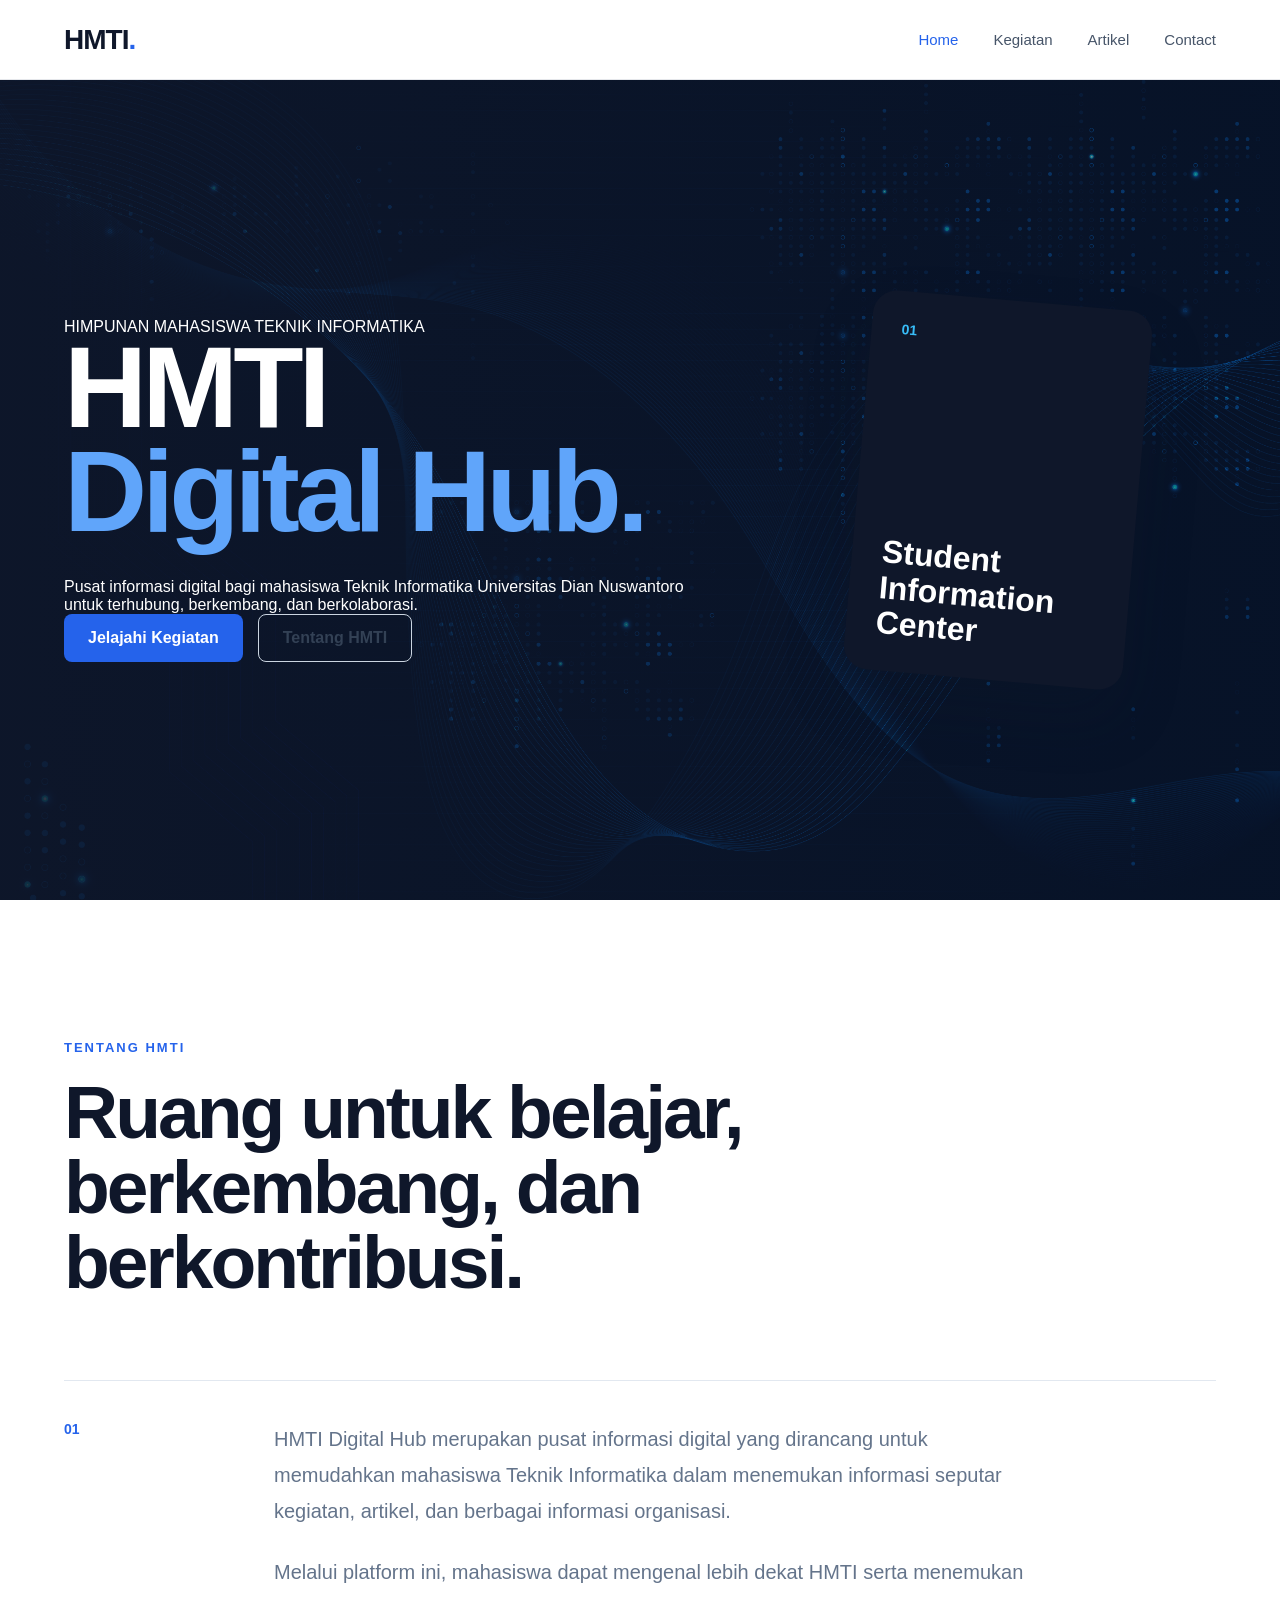
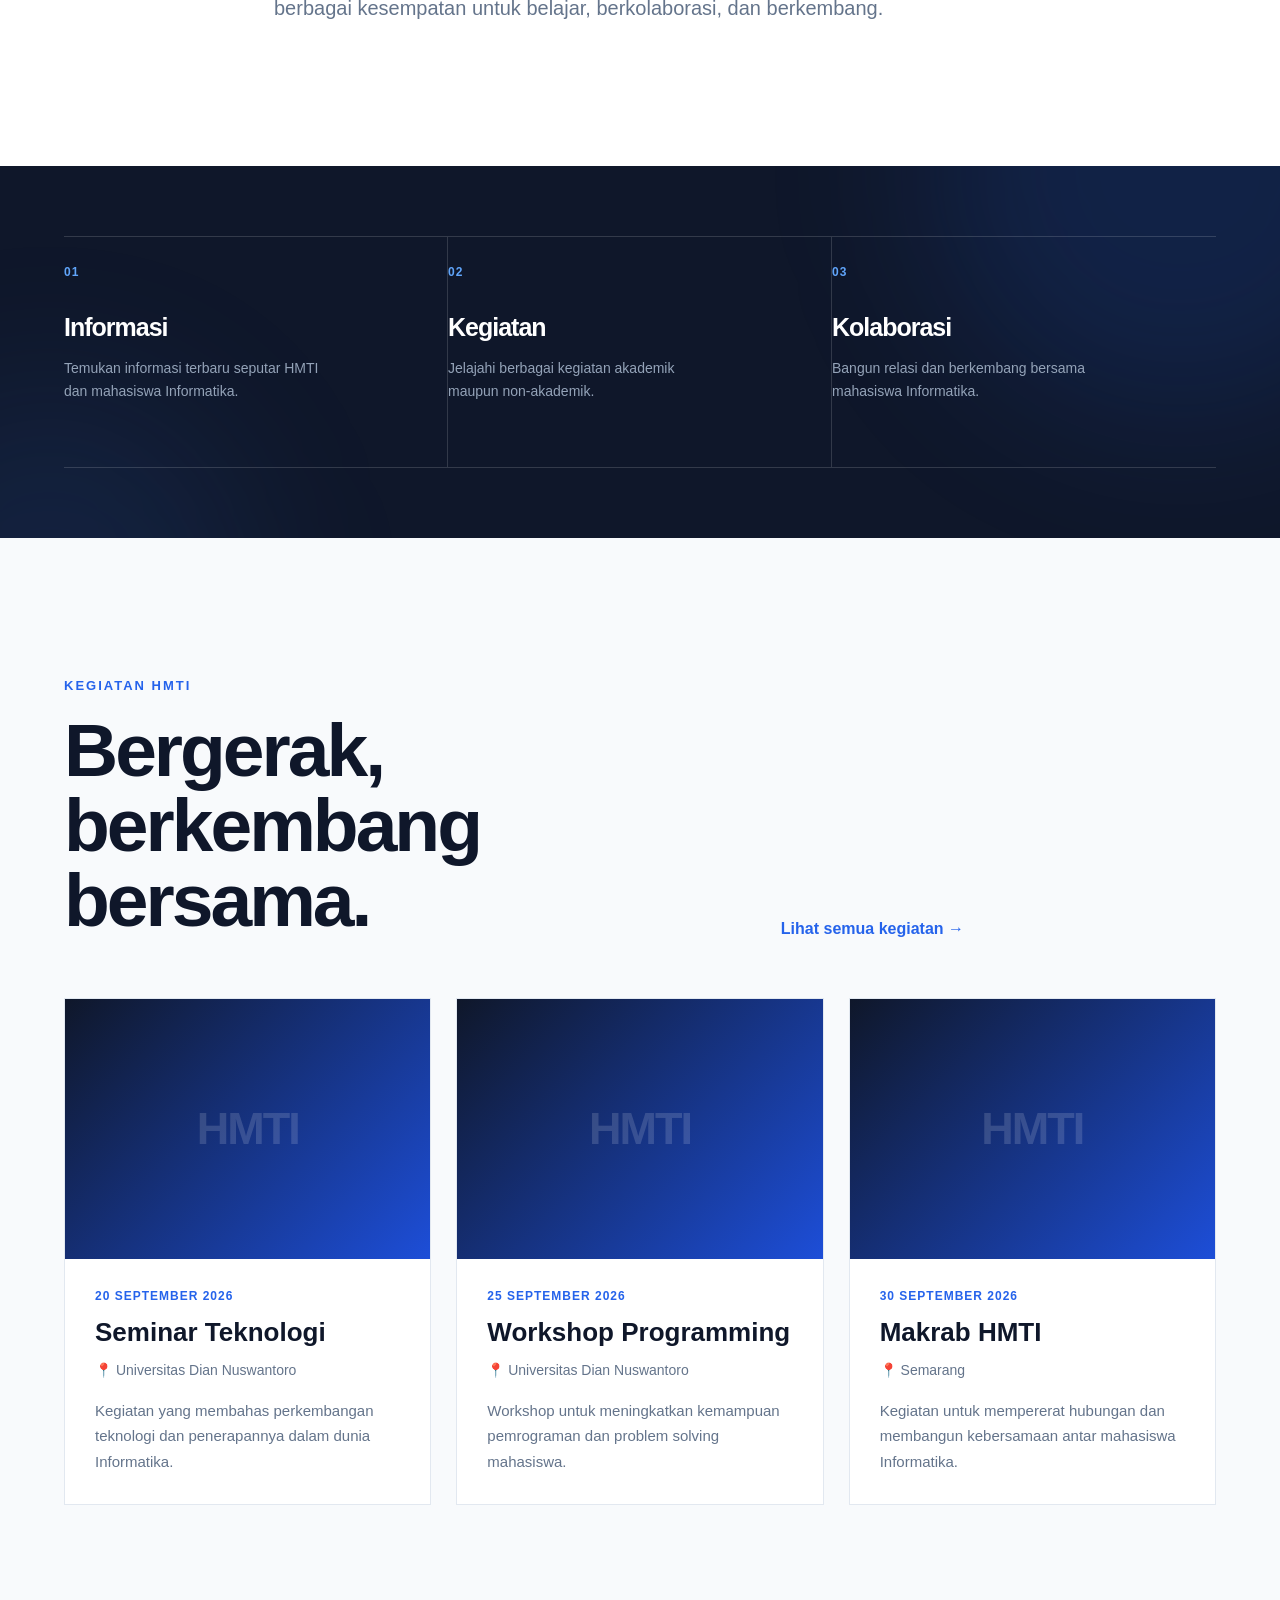
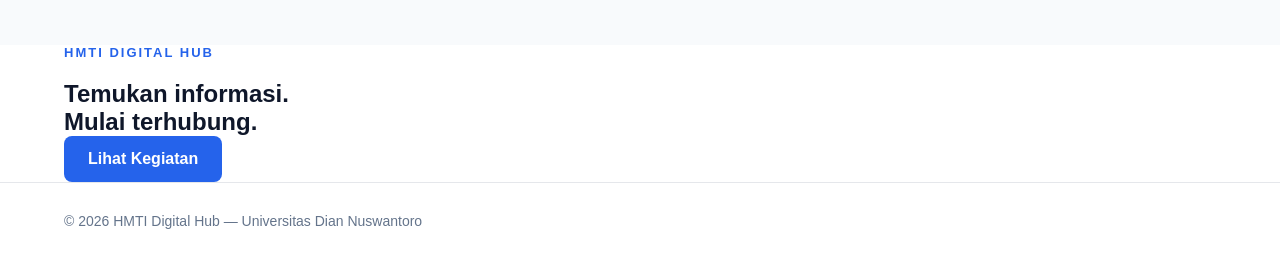
<file: index.html>
<!DOCTYPE html>
<html lang="id">
<head>
    <meta charset="UTF-8">
    <meta name="viewport" content="width=device-width, initial-scale=1.0">

    <title>HMTI Digital Hub</title>

    <link rel="stylesheet" href="css/style.css">
</head>

<body>

    <!-- NAVBAR -->
    <header class="navbar">
        <div class="container nav-container">

            <!-- LOGO -->
            <a href="index.html" class="logo">
                HMTI<span>.</span>
            </a>

            <!-- NAVIGATION -->
            <nav class="nav-menu">
                <a href="index.html" class="active">Home</a>
                <a href="kegiatan.html">Kegiatan</a>
                <a href="artikel.html">Artikel</a>
                <a href="contact.html">Contact</a>
            </nav>

            <!-- MOBILE MENU BUTTON -->
            <button class="menu-toggle" id="menu-toggle">
                ☰
            </button>

        </div>
    </header>


    <!-- MAIN CONTENT -->
    <main>

    <!-- HERO -->
    <section class="hero">

        <div class="container hero-container">

            <div class="hero-content">

                <p class="hero-label">
                    HIMPUNAN MAHASISWA TEKNIK INFORMATIKA
                </p>

                <h1>
                    HMTI
                    <span>Digital Hub.</span>
                </h1>

                <p class="hero-description">
                    Pusat informasi digital bagi mahasiswa Teknik Informatika
                    Universitas Dian Nuswantoro untuk terhubung, berkembang,
                    dan berkolaborasi.
                </p>

                <div class="hero-buttons">

                    <a href="kegiatan.html" class="btn btn-primary">
                        Jelajahi Kegiatan
                    </a>

                    <a href="#tentang" class="btn btn-secondary">
                        Tentang HMTI
                    </a>

                </div>

            </div>

            <div class="hero-visual">

                <div class="hero-card">

                    <span class="hero-card-number">01</span>

                    <p>
                        Student Information
                        Center
                    </p>

                </div>

            </div>

        </div>

    </section>


    <!-- ABOUT -->
    <section id="tentang" class="about">

        <div class="container">

            <div class="section-header">

                <p class="section-label">
                    TENTANG HMTI
                </p>

                <h2>
                    Ruang untuk belajar,
                    berkembang, dan berkontribusi.
                </h2>

            </div>


            <div class="about-content">

                <div class="about-number">
                    01
                </div>

                <div class="about-text">

                    <p>
                        HMTI Digital Hub merupakan pusat informasi
                        digital yang dirancang untuk memudahkan
                        mahasiswa Teknik Informatika dalam menemukan
                        informasi seputar kegiatan, artikel, dan
                        berbagai informasi organisasi.
                    </p>

                    <p>
                        Melalui platform ini, mahasiswa dapat
                        mengenal lebih dekat HMTI serta menemukan
                        berbagai kesempatan untuk belajar,
                        berkolaborasi, dan berkembang.
                    </p>

                </div>

            </div>

        </div>

    </section>


    <!-- HIGHLIGHT -->
    <section class="highlight">

        <div class="container">

            <div class="highlight-grid">

                <div class="highlight-item">

                    <span>01</span>

                    <h3>
                        Informasi
                    </h3>

                    <p>
                        Temukan informasi terbaru
                        seputar HMTI dan mahasiswa
                        Informatika.
                    </p>

                </div>


                <div class="highlight-item">

                    <span>02</span>

                    <h3>
                        Kegiatan
                    </h3>

                    <p>
                        Jelajahi berbagai kegiatan
                        akademik maupun non-akademik.
                    </p>

                </div>


                <div class="highlight-item">

                    <span>03</span>

                    <h3>
                        Kolaborasi
                    </h3>

                    <p>
                        Bangun relasi dan berkembang
                        bersama mahasiswa Informatika.
                    </p>

                </div>

            </div>

        </div>

    </section>


        <!-- ==============================
         KEGIATAN
    ================================= -->

    <section class="activities">

        <div class="container">

            <div class="section-header activities-header">

                <div>

                    <p class="section-label">
                        KEGIATAN HMTI
                    </p>

                    <h2>
                        Bergerak,
                        <br>
                        berkembang bersama.
                    </h2>

                </div>

                <a href="kegiatan.html" class="text-link">
                    Lihat semua kegiatan →
                </a>

            </div>


            <div
                class="activities-grid"
                id="activities-container">

            </div>

        </div>

    </section>


    <!-- ==============================
         CTA
    ================================= -->

    <section class="cta">

        <div class="container">

            <p class="section-label">
                HMTI DIGITAL HUB
            </p>

            <h2>
                Temukan informasi.
                <br>
                Mulai terhubung.
            </h2>

            <a href="kegiatan.html" class="btn btn-primary">
                Lihat Kegiatan
            </a>

        </div>

    </section>
</main>

    <!-- FOOTER -->
    <footer class="footer">
        <div class="container">
            <p>
                © 2026 HMTI Digital Hub — Universitas Dian Nuswantoro
            </p>
        </div>
    </footer>


    <script src="js/script.js"></script>

</body>
</html>
</file>
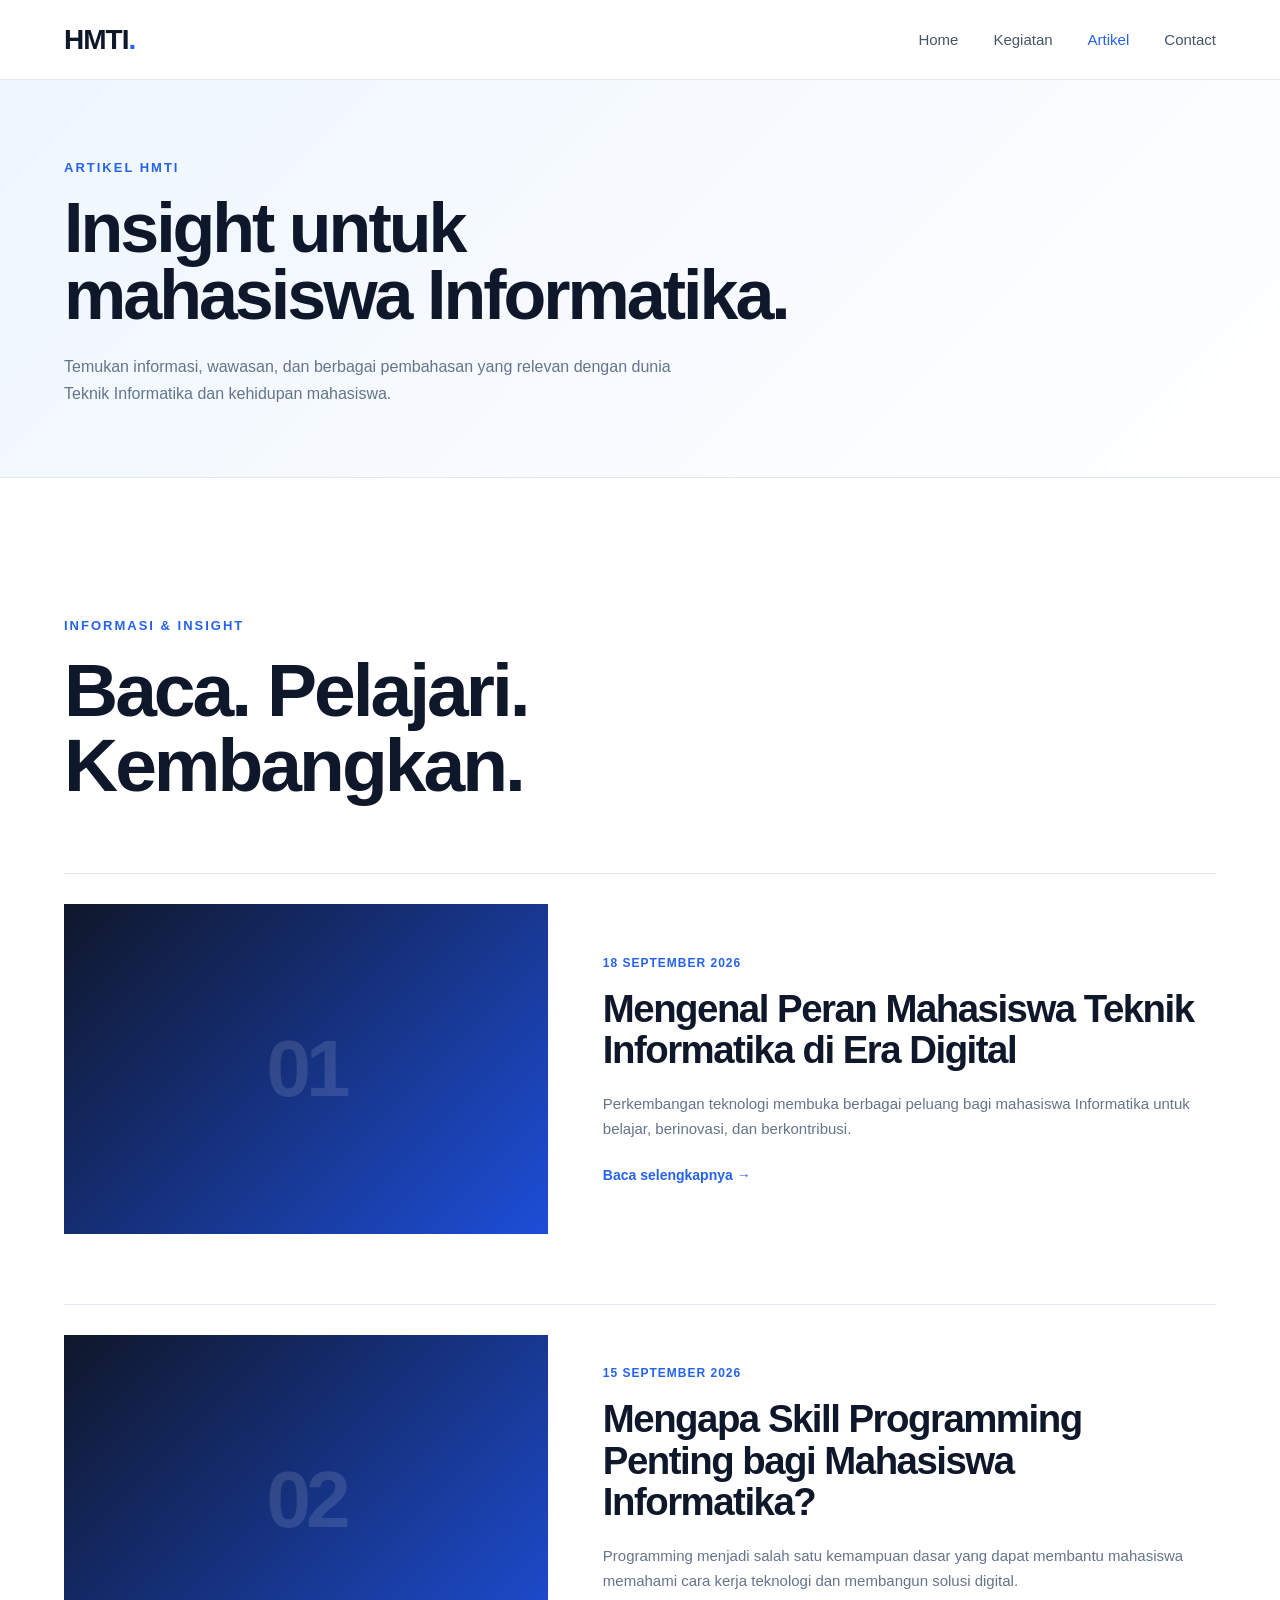
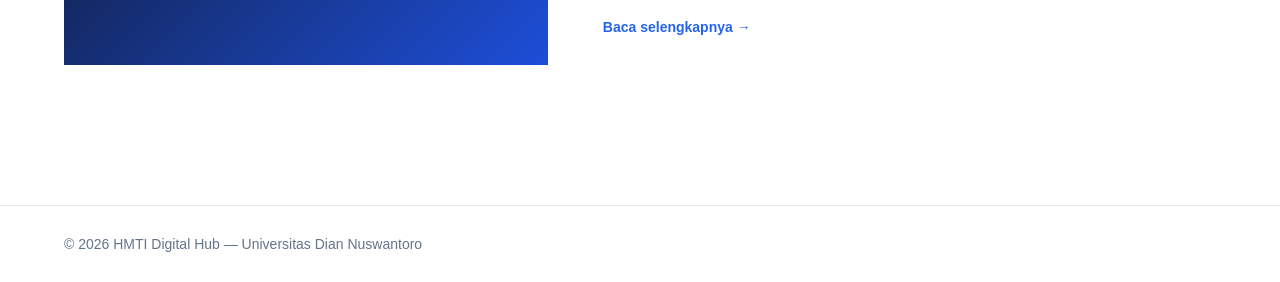
<file: artikel.html>
<!DOCTYPE html>
<html lang="id">

<head>

    <meta charset="UTF-8">

    <meta name="viewport" content="width=device-width, initial-scale=1.0">

    <title>Artikel | HMTI Digital Hub</title>

    <link rel="stylesheet" href="css/style.css">

</head>

<body>

    <!-- ==============================
         NAVBAR
    ================================= -->

    <header class="navbar">

        <div class="container nav-container">

            <a href="index.html" class="logo">
                HMTI<span>.</span>
            </a>

            <nav class="nav-menu">

                <a href="index.html">
                    Home
                </a>

                <a href="kegiatan.html">
                    Kegiatan
                </a>

                <a href="artikel.html" class="active">
                    Artikel
                </a>

                <a href="contact.html">
                    Contact
                </a>

            </nav>

            <button
                class="menu-toggle"
                id="menu-toggle"
                aria-label="Buka menu">

                ☰

            </button>

        </div>

    </header>


    <main>

        <!-- ==============================
             PAGE HERO
        ================================= -->

        <section class="page-hero">

            <div class="container">

                <p class="section-label">
                    ARTIKEL HMTI
                </p>

                <h1>
                    Insight untuk
                    <br>
                    mahasiswa Informatika.
                </h1>

                <p class="page-hero-description">

                    Temukan informasi, wawasan, dan berbagai
                    pembahasan yang relevan dengan dunia
                    Teknik Informatika dan kehidupan mahasiswa.

                </p>

            </div>

        </section>


        <!-- ==============================
             ARTIKEL
        ================================= -->

        <section class="articles-page">

            <div class="container">

                <div class="section-header">

                    <p class="section-label">
                        INFORMASI & INSIGHT
                    </p>

                    <h2>
                        Baca. Pelajari.
                        <br>
                        Kembangkan.
                    </h2>

                </div>

 <div class="articles-list">

    <!-- ARTIKEL 1 -->

    <article class="article-card">

        <div class="article-image">

            <span>
                01
            </span>

        </div>

        <div class="article-content">

            <p class="article-date">
                18 September 2026
            </p>

            <h3>
                Mengenal Peran Mahasiswa
                Teknik Informatika di Era Digital
            </h3>

            <p>
                Perkembangan teknologi membuka
                berbagai peluang bagi mahasiswa
                Informatika untuk belajar,
                berinovasi, dan berkontribusi.
            </p>

            <a class="article-link">
                Baca selengkapnya →
            </a>

        </div>

    </article>


    <!-- ARTIKEL 2 -->

    <article class="article-card">

        <div class="article-image">

            <span>
                02
            </span>

        </div>

        <div class="article-content">

            <p class="article-date">
                15 September 2026
            </p>

            <h3>
                Mengapa Skill Programming
                Penting bagi Mahasiswa Informatika?
            </h3>

            <p>
                Programming menjadi salah satu
                kemampuan dasar yang dapat membantu
                mahasiswa memahami cara kerja
                teknologi dan membangun solusi digital.
            </p>

            <a class="article-link">
                Baca selengkapnya →
            </a>

        </div>

    </article>

</div>

        </section>

    </main>


    <!-- ==============================
         FOOTER
    ================================= -->

    <footer class="footer">

        <div class="container">

            <p>
                © 2026 HMTI Digital Hub —
                Universitas Dian Nuswantoro
            </p>

        </div>

    </footer>


    <script src="js/script.js"></script>

</body>

</html>
</file>
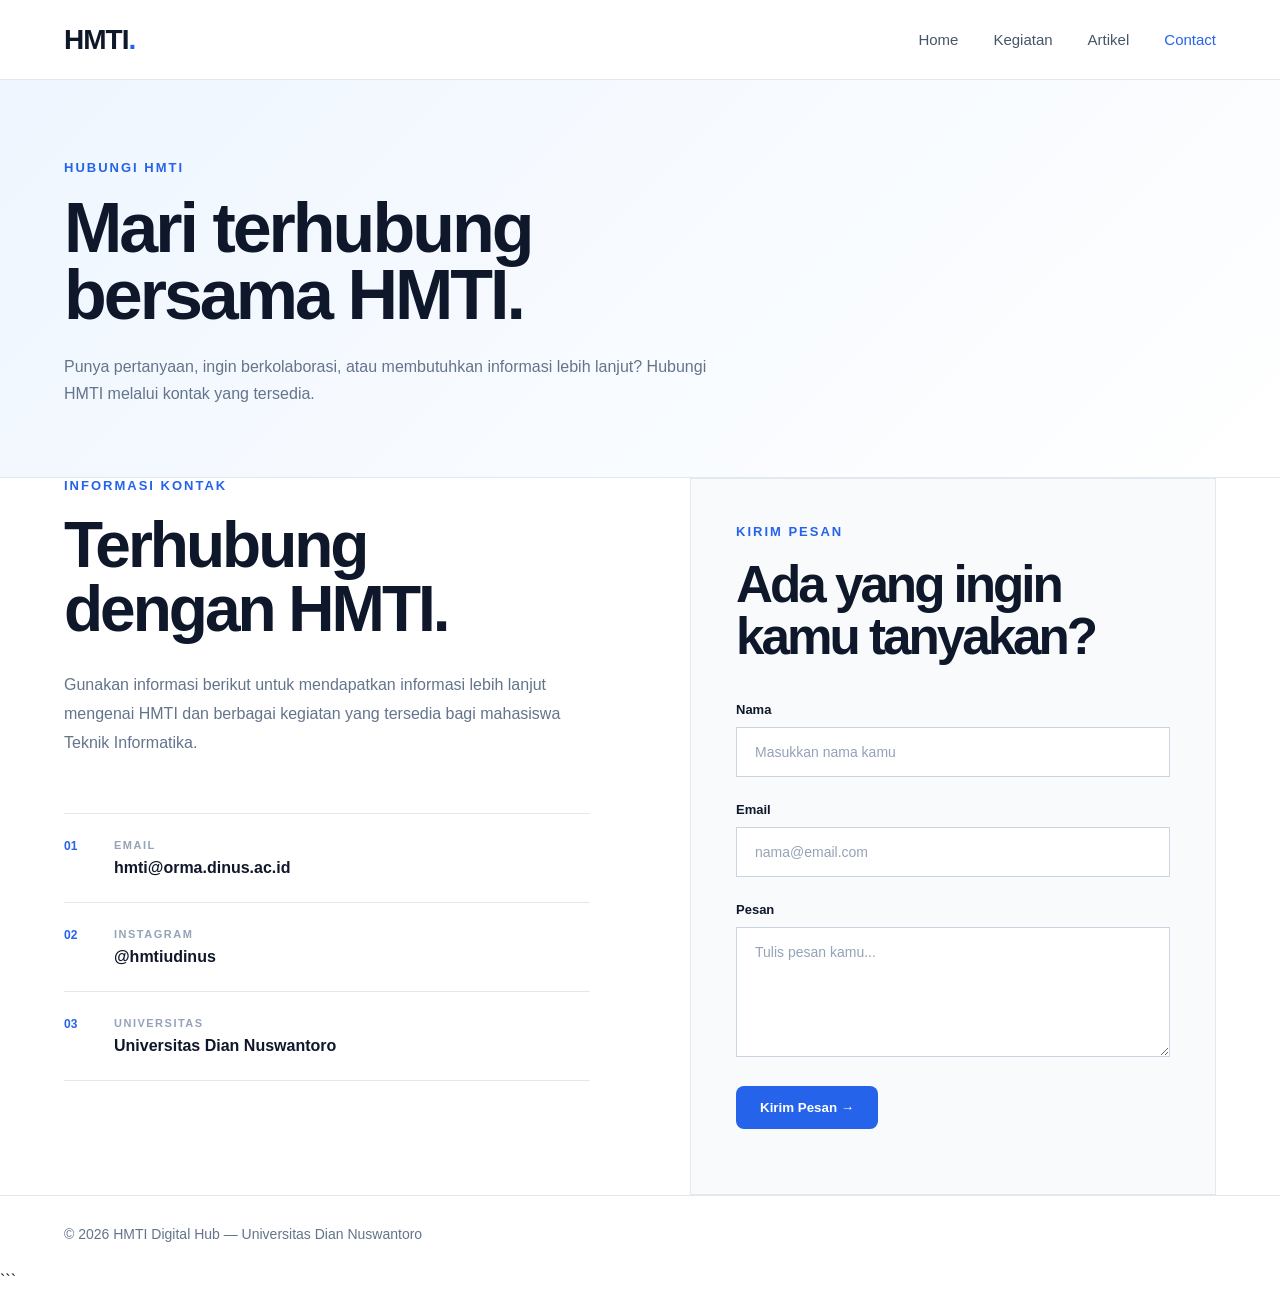
<file: contact.html>
<!DOCTYPE html>
<html lang="id">

<head>
    <meta charset="UTF-8">
    <meta name="viewport" content="width=device-width, initial-scale=1.0">

    <title>Contact | HMTI Digital Hub</title>

    <link rel="stylesheet" href="css/style.css">
</head>

<body>

    <!-- ==========================
         NAVBAR
    =========================== -->

    <header class="navbar">
        <div class="container nav-container">

            <a href="index.html" class="logo">
                HMTI<span>.</span>
            </a>

            <nav class="nav-menu">
                <a href="index.html">Home</a>
                <a href="kegiatan.html">Kegiatan</a>
                <a href="artikel.html">Artikel</a>
                <a href="contact.html" class="active">Contact</a>
            </nav>

            <button
                class="menu-toggle"
                id="menu-toggle"
                aria-label="Buka menu">
                ☰
            </button>

        </div>
    </header>


    <main>

        <!-- ==========================
             PAGE HERO
        =========================== -->

        <section class="page-hero">

            <div class="container">

                <p class="section-label">
                    HUBUNGI HMTI
                </p>

                <h1>
                    Mari terhubung<br>
                    bersama HMTI.
                </h1>

                <p class="page-hero-description">
                    Punya pertanyaan, ingin berkolaborasi, atau membutuhkan
                    informasi lebih lanjut? Hubungi HMTI melalui kontak yang tersedia.
                </p>

            </div>

        </section>


        <!-- ==========================
             CONTACT
        =========================== -->

        <section class="contact-page">

            <div class="container">

                <div class="contact-grid">

                    <!-- INFORMASI KONTAK -->

                    <div class="contact-info">

                        <p class="section-label">
                            INFORMASI KONTAK
                        </p>

                        <h2>
                            Terhubung dengan HMTI.
                        </h2>

                        <p class="contact-description">
                            Gunakan informasi berikut untuk mendapatkan informasi
                            lebih lanjut mengenai HMTI dan berbagai kegiatan yang
                            tersedia bagi mahasiswa Teknik Informatika.
                        </p>


                        <div class="contact-list">

                            <!-- EMAIL -->

                            <div class="contact-item">

                                <span class="contact-number">
                                    01
                                </span>

                                <div>
                                    <p class="contact-label">
                                        EMAIL
                                    </p>

                                    <a
                                        href="mailto:hmti@orma.dinus.ac.id"
                                        class="contact-value">
                                        hmti@orma.dinus.ac.id
                                    </a>
                                </div>

                            </div>


                            <!-- INSTAGRAM -->

                            <div class="contact-item">

                                <span class="contact-number">
                                    02
                                </span>

                                <div>
                                    <p class="contact-label">
                                        INSTAGRAM
                                    </p>

                                    <a
                                        href="https://www.instagram.com/hmtiudinus"
                                        target="_blank"
                                        rel="noopener noreferrer"
                                        class="contact-value">
                                        @hmtiudinus
                                    </a>
                                </div>

                            </div>


                            <!-- UNIVERSITAS -->

                            <div class="contact-item">

                                <span class="contact-number">
                                    03
                                </span>

                                <div>
                                    <p class="contact-label">
                                        UNIVERSITAS
                                    </p>

                                    <p class="contact-value">
                                        Universitas Dian Nuswantoro
                                    </p>
                                </div>

                            </div>

                        </div>

                    </div>


                    <!-- FORM -->

                    <div class="contact-form-wrapper">

                        <p class="section-label">
                            KIRIM PESAN
                        </p>

                        <h2>
                            Ada yang ingin<br>
                            kamu tanyakan?
                        </h2>


                        <form id="contact-form">

                            <div class="form-group">

                                <label for="nama">
                                    Nama
                                </label>

                                <input
                                    type="text"
                                    id="nama"
                                    name="nama"
                                    placeholder="Masukkan nama kamu">

                            </div>


                            <div class="form-group">

                                <label for="email">
                                    Email
                                </label>

                                <input
                                    type="email"
                                    id="email"
                                    name="email"
                                    placeholder="nama@email.com">

                            </div>


                            <div class="form-group">

                                <label for="pesan">
                                    Pesan
                                </label>

                                <textarea
                                    id="pesan"
                                    name="pesan"
                                    rows="6"
                                    placeholder="Tulis pesan kamu..."></textarea>

                            </div>


                            <button
                                type="submit"
                                class="btn btn-primary">
                                Kirim Pesan →
                            </button>

                            <p
                                id="form-message"
                                class="form-message">
                            </p>

                        </form>

                    </div>

                </div>

            </div>

        </section>

    </main>


    <!-- ==========================
         FOOTER
    =========================== -->

    <footer class="footer">

        <div class="container">

            <p>
                © 2026 HMTI Digital Hub — Universitas Dian Nuswantoro
            </p>

        </div>

    </footer>


    <script src="js/script.js"></script>

</body>

</html>
```
</file>
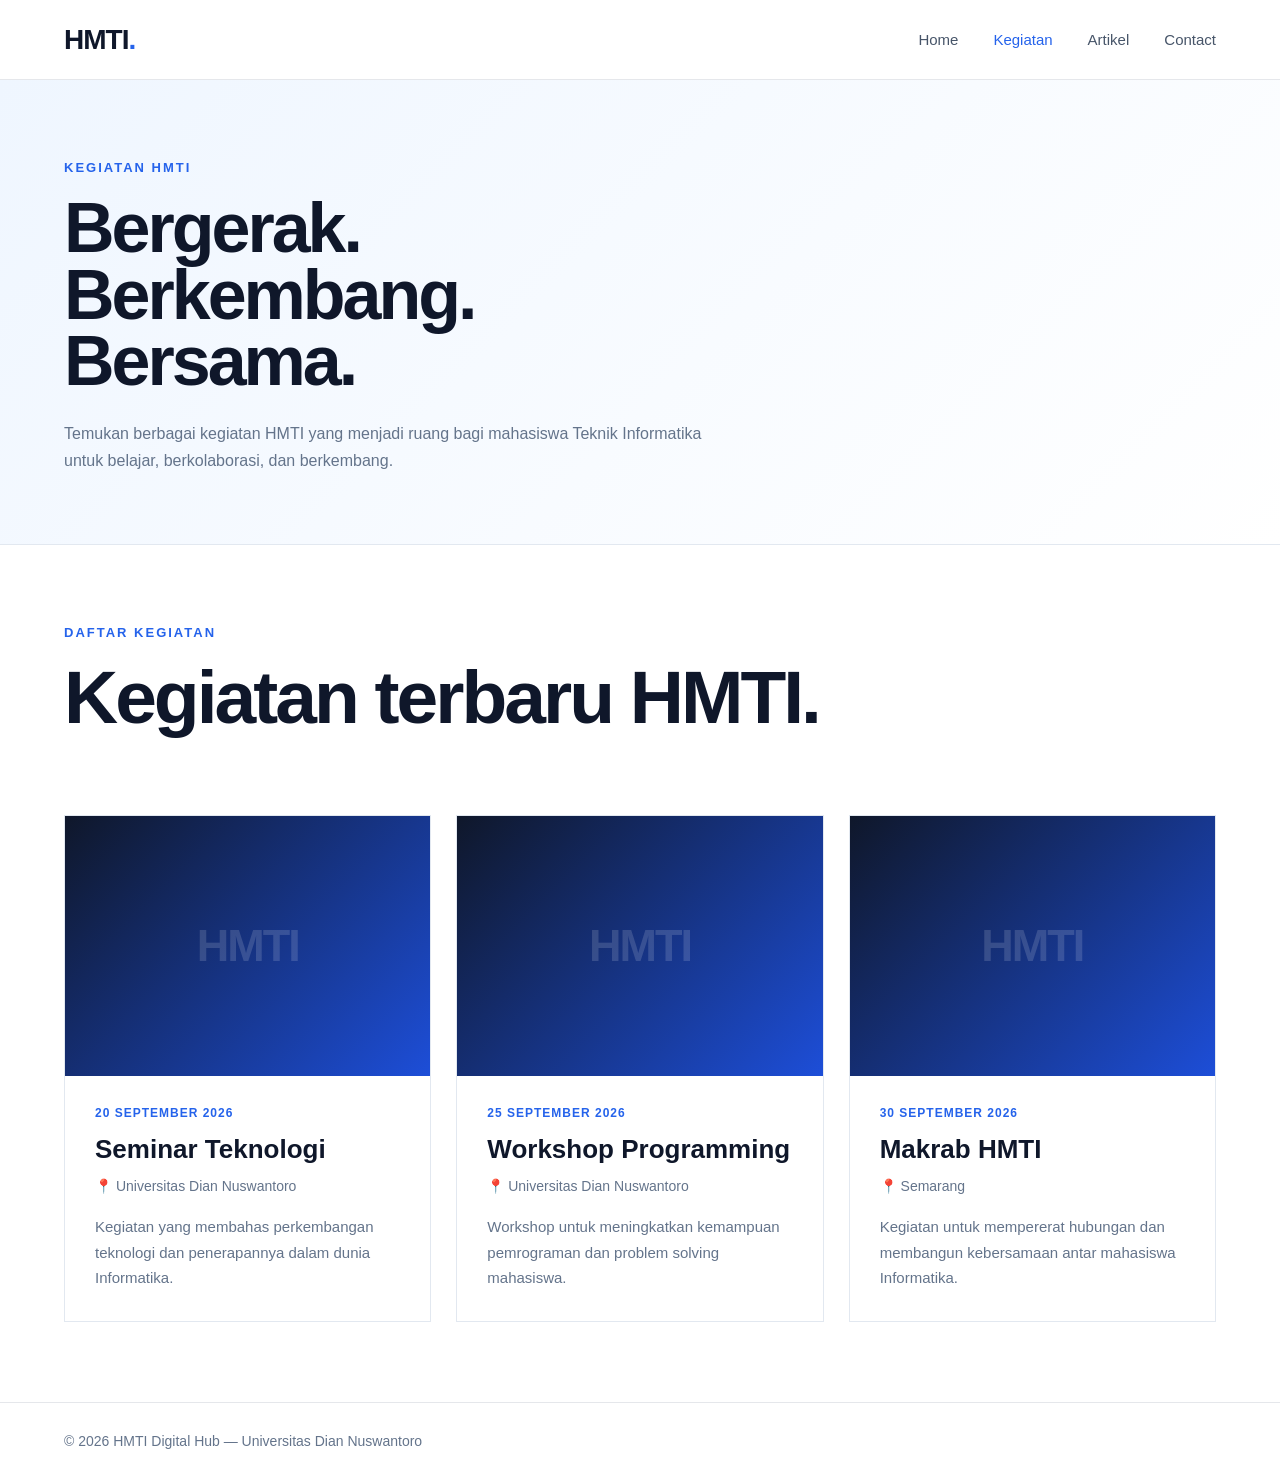
<file: kegiatan.html>
<!DOCTYPE html>
<html lang="id">

<head>

    <meta charset="UTF-8">

    <meta name="viewport" content="width=device-width, initial-scale=1.0">

    <title>Kegiatan | HMTI Digital Hub</title>

    <link rel="stylesheet" href="css/style.css">

</head>

<body>

    <!-- ==============================
         NAVBAR
    ================================= -->

    <header class="navbar">

        <div class="container nav-container">

            <a href="index.html" class="logo">
                HMTI<span>.</span>
            </a>

            <nav class="nav-menu">

                <a href="index.html">
                    Home
                </a>

                <a href="kegiatan.html" class="active">
                    Kegiatan
                </a>

                <a href="artikel.html">
                    Artikel
                </a>

                <a href="contact.html">
                    Contact
                </a>

            </nav>

            <button
                class="menu-toggle"
                id="menu-toggle"
                aria-label="Buka menu">

                ☰

            </button>

        </div>

    </header>


    <main>

        <!-- ==============================
             PAGE HERO
        ================================= -->

        <section class="page-hero">

            <div class="container">

                <p class="section-label">
                    KEGIATAN HMTI
                </p>

                <h1>
                    Bergerak.
                    <br>
                    Berkembang.
                    <br>
                    Bersama.
                </h1>

                <p class="page-hero-description">

                    Temukan berbagai kegiatan HMTI yang menjadi
                    ruang bagi mahasiswa Teknik Informatika untuk
                    belajar, berkolaborasi, dan berkembang.

                </p>

            </div>

        </section>


        <!-- ==============================
             DAFTAR KEGIATAN
        ================================= -->

        <section class="activities-page">

            <div class="container">

                <div class="section-header">

                    <p class="section-label">
                        DAFTAR KEGIATAN
                    </p>

                    <h2>
                        Kegiatan terbaru HMTI.
                    </h2>

                </div>


                <!--
                    Kartu kegiatan akan dibuat
                    secara otomatis oleh JavaScript
                -->

                <div
                    class="activities-grid"
                    id="activities-page-container">

                </div>

            </div>

        </section>

    </main>


    <!-- ==============================
         FOOTER
    ================================= -->

    <footer class="footer">

        <div class="container">

            <p>
                © 2026 HMTI Digital Hub —
                Universitas Dian Nuswantoro
            </p>

        </div>

    </footer>


    <script src="js/script.js"></script>

</body>

</html>
</file>
<file: css/style.css>
/* ==============================
   RESET
================================= */

* {
    margin: 0;
    padding: 0;
    box-sizing: border-box;
}

html {
    scroll-behavior: smooth;
}

body {
    font-family: Arial, sans-serif;
    background-color: #ffffff;
    color: #0f172a;
}

a {
    text-decoration: none;
    color: inherit;
}


/* ==============================
   GLOBAL
================================= */

.container {
    width: min(1200px, 90%);
    margin: 0 auto;
}


/* ==============================
   NAVBAR
================================= */

.navbar {
    width: 100%;
    height: 80px;

    background-color: #ffffff;

    border-bottom: 1px solid #e5e7eb;

    position: sticky;
    top: 0;
    z-index: 1000;
}

.nav-container {
    height: 100%;

    display: flex;
    align-items: center;
    justify-content: space-between;
}


/* LOGO */

.logo {
    font-size: 28px;
    font-weight: 800;
    letter-spacing: -1px;
}

.logo span {
    color: #2563eb;
}


/* NAV MENU */

.nav-menu {
    display: flex;
    align-items: center;
    gap: 35px;
}

.nav-menu a {
    position: relative;

    font-size: 15px;
    font-weight: 500;

    color: #475569;

    transition: 0.3s ease;
}

.nav-menu a:hover {
    color: #2563eb;
}


/* ACTIVE */

.nav-menu a.active {
    color: #2563eb;
}


/* MOBILE BUTTON */

.menu-toggle {
    display: none;

    border: none;
    background: none;

    font-size: 28px;

    cursor: pointer;
}


/* ==============================
   HERO
================================= */

.hero {
    min-height: calc(100vh - 80px);
    display: flex;
    align-items: center;

    background-image:
        linear-gradient(
            90deg,
            rgba(15, 23, 42, 0.88),
            rgba(15, 23, 42, 0.45)
        ),
        url("../images/hero-bg.jpg");

    background-size: cover;
    background-position: center;
    background-repeat: no-repeat;

    color: #ffffff;
}

.hero-container {
    min-height: calc(100vh - 80px);

    display: grid;
    grid-template-columns: 1.2fr 0.8fr;

    align-items: center;

    gap: 60px;
}

.hero-content {
    max-width: 800px;
}

.hero h1 {
    font-size: clamp(60px, 9vw, 120px);
    line-height: 0.9;
    letter-spacing: -5px;
    margin-bottom: 35px;
}

.hero h1 span {
    display: block;
    color: #60a5fa;
}

.hero-visual {
    display: flex;
    justify-content: center;
    align-items: center;
    min-height: 400px;
}

.hero-card {
    width: 280px;
    height: 380px;

    padding: 30px;

    background: #0f172a;
    color: white;

    border-radius: 24px;

    display: flex;
    flex-direction: column;
    justify-content: space-between;

    transform: rotate(5deg);

    box-shadow:
        0 30px 60px rgba(15, 23, 42, 0.2);
}

.hero-card-number {
    font-size: 14px;
    color: #38bdf8;
    font-weight: 700;
}

.hero-card p {
    font-size: 32px;
    line-height: 1.1;
    font-weight: 700;
}


/* BUTTON */

.hero-buttons {
    display: flex;
    gap: 15px;
}

.btn {
    display: inline-flex;

    align-items: center;
    justify-content: center;

    padding: 14px 24px;

    border-radius: 8px;

    font-weight: 600;

    transition: 0.3s ease;
}

.btn-primary {
    background-color: #2563eb;
    color: #ffffff;
}

.btn-primary:hover {
    background-color: #1d4ed8;
}

.btn-secondary {
    border: 1px solid #cbd5e1;
    color: #334155;
}

.btn-secondary:hover {
    background-color: #f8fafc;
}




/* ==============================
   ABOUT
================================= */

.about {
    padding: 140px 0;
    background: #ffffff;
}

.section-header {
    max-width: 900px;
    margin-bottom: 80px;
}

.section-label {
    font-size: 13px;
    font-weight: 700;

    letter-spacing: 2px;

    color: #2563eb;

    margin-bottom: 20px;
}

.section-header h2 {
    font-size: clamp(40px, 6vw, 75px);

    line-height: 1;

    letter-spacing: -3px;
}

.about-content {
    display: grid;

    grid-template-columns: 150px 1fr;

    gap: 60px;

    border-top: 1px solid #e2e8f0;

    padding-top: 40px;
}

.about-number {
    font-size: 14px;

    font-weight: 700;

    color: #2563eb;
}

.about-text {
    max-width: 750px;
}

.about-text p {
    font-size: 20px;

    line-height: 1.8;

    color: #64748b;

    margin-bottom: 25px;
}

.about-text p:last-child {
    margin-bottom: 0;
}
/* ==============================
   ACTIVITIES
================================= */

.activities {
    padding: 140px 0;
    background: #f8fafc;
}

.activities-header {
    display: flex;
    justify-content: space-between;
    align-items: flex-end;
    gap: 40px;
    margin-bottom: 60px;
}

.activities-header h2 {
    font-size: clamp(40px, 6vw, 75px);
    line-height: 1;
    letter-spacing: -3px;
}

.text-link {
    color: #2563eb;
    font-weight: 700;
    white-space: nowrap;
    transition: 0.3s ease;
}

.text-link:hover {
    color: #1d4ed8;
}


/* ==============================
   ACTIVITY GRID
================================= */

.activities-grid {
    display: grid;
    grid-template-columns: repeat(3, 1fr);
    gap: 25px;
}


/* ==============================
   ACTIVITY CARD
================================= */

.activity-card {
    background: #ffffff;
    border: 1px solid #e2e8f0;
    overflow: hidden;

    transition: 0.3s ease;
}

.activity-card:hover {
    transform: translateY(-8px);

    box-shadow:
        0 20px 40px rgba(15, 23, 42, 0.08);
}


/* ==============================
   ACTIVITY IMAGE
================================= */

.activity-image {
    height: 260px;

    background:
        linear-gradient(
            135deg,
            #0f172a,
            #1d4ed8
        );

    display: flex;
    align-items: center;
    justify-content: center;
}

.activity-image span {
    font-size: 45px;
    font-weight: 800;

    color: rgba(255, 255, 255, 0.15);

    letter-spacing: -2px;
}


/* ==============================
   ACTIVITY CONTENT
================================= */

.activity-content {
    padding: 30px;
}

.activity-date {
    font-size: 12px;
    font-weight: 700;

    color: #2563eb;

    text-transform: uppercase;
    letter-spacing: 1px;

    margin-bottom: 15px;
}

.activity-content h3 {
    font-size: 26px;
    line-height: 1.1;

    margin-bottom: 15px;
}

.activity-location {
    font-size: 14px;

    color: #64748b;

    margin-bottom: 20px;
}

.activity-description {
    color: #64748b;

    line-height: 1.7;

    font-size: 15px;
}
/* ==============================
   FOOTER
================================= */

.footer {
    padding: 30px 0;

    border-top: 1px solid #e5e7eb;

    color: #64748b;

    font-size: 14px;
}
/* ==============================
   ARTICLES
================================= */

.articles-page {
    padding: 140px 0;
    background: #ffffff;
}

.articles-page .section-header {
    margin-bottom: 70px;
}


/* ARTICLE LIST */

.articles-list {
    display: flex;
    flex-direction: column;
    gap: 70px;
}


/* ARTICLE CARD */

.article-card {
    display: grid;
    grid-template-columns: 42% 1fr;

    background: #ffffff;

    border-top: 1px solid #e2e8f0;

    padding-top: 30px;

    transition: 0.3s ease;
}


/* IMAGE */

.article-image {
    height: 330px;

    background:
        linear-gradient(
            135deg,
            #0f172a,
            #1d4ed8
        );

    display: flex;
    align-items: center;
    justify-content: center;
}

.article-image span {
    font-size: 80px;
    font-weight: 800;

    color: rgba(255, 255, 255, 0.12);

    letter-spacing: -5px;
}


/* CONTENT */

.article-content {
    padding: 25px 0 25px 55px;

    display: flex;
    flex-direction: column;
    justify-content: center;

    max-width: 650px;
}

.article-date {
    font-size: 12px;
    font-weight: 700;

    color: #2563eb;

    text-transform: uppercase;
    letter-spacing: 1px;

    margin-bottom: 18px;
}

.article-content h3 {
    font-size: clamp(30px, 3vw, 42px);

    line-height: 1.08;

    letter-spacing: -1.5px;

    margin-bottom: 20px;
}

.article-content > p:not(.article-date) {
    color: #64748b;

    line-height: 1.7;

    font-size: 15px;

    margin-bottom: 25px;
}

.article-link {
    color: #2563eb;

    font-size: 14px;
    font-weight: 700;

    transition: 0.3s ease;
}

.article-link:hover {
    color: #1d4ed8;
}

/* ==========================
   HIGHLIGHT
========================== */

.highlight {
    padding: 110px 0;
    background: #0f172a;
    color: #ffffff;
    position: relative;
    overflow: hidden;
}

.highlight::before {
    content: "";
    position: absolute;
    width: 500px;
    height: 500px;
    top: -250px;
    right: -150px;
    background: rgba(37, 99, 235, 0.15);
    border-radius: 50%;
    filter: blur(80px);
}

.highlight::after {
    content: "";
    position: absolute;
    width: 400px;
    height: 400px;
    bottom: -250px;
    left: -150px;
    background: rgba(59, 130, 246, 0.10);
    border-radius: 50%;
    filter: blur(80px);
}

.highlight .container {
    position: relative;
    z-index: 1;
}

.highlight-grid {
    display: grid;
    grid-template-columns: repeat(3, 1fr);
    border-top: 1px solid rgba(255, 255, 255, 0.15);
    border-bottom: 1px solid rgba(255, 255, 255, 0.15);
}

.highlight-item {
    padding: 45px 40px;
    min-height: 230px;
    border-right: 1px solid rgba(255, 255, 255, 0.15);
    transition: 0.3s ease;
}

.highlight-item:last-child {
    border-right: none;
}

.highlight-item:hover {
    background: rgba(255, 255, 255, 0.04);
}

.highlight-item span {
    display: block;
    margin-bottom: 35px;
    color: #60a5fa;
    font-size: 12px;
    font-weight: 700;
    letter-spacing: 1px;
}

.highlight-item h3 {
    margin-bottom: 15px;
    font-size: 28px;
    line-height: 1.1;
    letter-spacing: -1px;
}

.highlight-item p {
    max-width: 280px;
    color: #94a3b8;
    font-size: 14px;
    line-height: 1.7;
}

/* ==============================
   RESPONSIVE
================================= */

@media (max-width: 768px) {

    /* ==========================
       NAVBAR
    ========================== */

    .navbar {
        height: 70px;
    }

    .logo {
        font-size: 24px;
    }

    .menu-toggle {
        display: block;

        border: none;
        background: none;

        font-size: 25px;

        color: #0f172a;

        cursor: pointer;
    }

    .nav-menu {
        position: absolute;

        top: 70px;
        left: 0;

        width: 100%;

        display: none;

        flex-direction: column;
        align-items: flex-start;

        gap: 0;

        padding: 10px 6%;

        background-color: #ffffff;

        border-bottom: 1px solid #e2e8f0;

        box-shadow:
            0 10px 25px rgba(15, 23, 42, 0.08);
    }

    .nav-menu.show {
        display: flex;
    }

    .nav-menu a {
        width: 100%;

        padding: 15px 0;

        font-size: 15px;

        border-bottom: 1px solid #f1f5f9;
    }

    .nav-menu a:last-child {
        border-bottom: none;
    }


    /* ==========================
       HERO
    ========================== */

    .hero {
        min-height: auto;

        padding: 80px 0 70px;
    }

    .hero-container {
        min-height: auto;

        grid-template-columns: 1fr;

        gap: 50px;
    }

    .hero-content {
        max-width: 100%;
    }

    .hero-label {
        font-size: 11px;

        letter-spacing: 1.5px;

        line-height: 1.5;

        margin-bottom: 18px;
    }

    .hero h1 {
        font-size: clamp(52px, 15vw, 80px);

        line-height: 0.92;

        letter-spacing: -3px;

        margin-bottom: 28px;
    }

    .hero-description {
        max-width: 600px;

        font-size: 16px;

        line-height: 1.7;

        margin-bottom: 30px;
    }


    /* BUTTON */

    .hero-buttons {
        display: flex;

        flex-direction: row;

        flex-wrap: wrap;

        gap: 10px;
    }

    .btn {
        width: auto;

        padding: 13px 18px;

        font-size: 14px;
    }


    /* HERO VISUAL */

    .hero-visual {
        min-height: auto;

        justify-content: center;
    }

    .hero-card {
        width: 210px;

        height: 280px;

        padding: 25px;

        transform: rotate(3deg);
    }

    .hero-card p {
        font-size: 25px;
    }


    /* ==========================
       ABOUT
    ========================== */

    .about {
        padding: 80px 0;
    }

    .section-header {
        margin-bottom: 50px;
    }

    .section-label {
        font-size: 11px;

        letter-spacing: 1.5px;

        margin-bottom: 15px;
    }

    .section-header h2 {
        font-size: clamp(38px, 10vw, 55px);

        line-height: 1;

        letter-spacing: -2px;
    }

    .about-content {
        grid-template-columns: 1fr;

        gap: 20px;

        padding-top: 30px;
    }

    .about-number {
        font-size: 13px;
    }

    .about-text p {
        font-size: 17px;

        line-height: 1.75;

        margin-bottom: 20px;
    }


/* ==========================
   HIGHLIGHT
========================= */

.highlight {
    padding: 80px 0;
}

.highlight-grid {
    grid-template-columns: 1fr;
}

.highlight-item {
    min-height: auto;
    padding: 30px 0;
    border-right: none;
    border-bottom: 1px solid rgba(255, 255, 255, 0.15);
}

.highlight-item:last-child {
    border-bottom: none;
}

.highlight-item span {
    margin-bottom: 20px;
}

 /* ==========================
   ACTIVITIES
========================== */

.activities {
    padding: 80px 0;
}

.activities-header {
    flex-direction: column;
    align-items: flex-start;
    gap: 20px;
    margin-bottom: 45px;
}

.activities-header h2 {
    font-size: 40px;
    letter-spacing: -2px;
}

.activities-grid {
    grid-template-columns: 1fr;
    gap: 20px;
}

.activity-image {
    height: 200px;
}

.activity-content {
    padding: 24px;
}

.activity-content h3 {
    font-size: 23px;
}

    /* ==========================
       ARTICLES
    ========================== */

    .articles-page {
        padding: 80px 0;
    }

    .articles-page .section-header {
        margin-bottom: 50px;
    }

    .articles-list {
        gap: 55px;
    }

    .article-card {
        grid-template-columns: 1fr;
        padding-top: 20px;
    }

    .article-image {
        height: 220px;
    }

    .article-content {
        padding: 25px 0 0;
    }

    .article-content h3 {
        font-size: 28px;
        letter-spacing: -1px;
    }

    .article-content > p:not(.article-date) {
        font-size: 15px;
    }


    /* ==========================
       CTA
    ========================== */

    .cta {
        padding: 90px 0;
    }

    .cta h2 {
        font-size: clamp(42px, 11vw, 65px);

        letter-spacing: -3px;

        margin-bottom: 35px;
    }


    /* ==========================
       FOOTER
    ========================== */

    .footer {
        padding: 25px 0;

        text-align: center;

        line-height: 1.6;
    }
}

/* ==============================
   SMALL PHONE
================================= */

@media (max-width: 480px) {

    .container {
        width: 88%;
    }


    /* HERO */

    .hero {
        padding: 70px 0 60px;
    }

    .hero-container {
        gap: 40px;
    }

    .hero h1 {
        font-size: 54px;

        letter-spacing: -3px;
    }

    .hero-description {
        font-size: 15px;
    }


    /* BUTTON */

    .hero-buttons {
        flex-direction: column;

        align-items: stretch;
    }

    .hero-buttons .btn {
        width: 100%;
    }


    /* HERO CARD */

    .hero-card {
        width: 190px;

        height: 250px;
    }

    .hero-card p {
        font-size: 23px;
    }


    /* SECTION */

    .about,
    .activities {
        padding: 70px 0;
    }

    .highlight {
        padding: 70px 0;
    }

    .section-header h2 {
        font-size: 40px;
    }


    /* ACTIVITY */

    .activity-image {
        height: 180px;
    }

        /* ARTICLE */

    .article-image {
        height: 180px;
    }

    .article-image span {
        font-size: 60px;
    }

    .article-content h3 {
        font-size: 25px;
    }

    /* CTA */

    .cta {
        padding: 75px 0;
    }

    .cta h2 {
        font-size: 45px;
    }
}

.highlight {
    padding: 70px 0;
}

.highlight-item {
    padding: 28px 0;
}

.highlight-item h3 {
    font-size: 25px;
}

/* KEGIATAN */
/* ==============================
   PAGE HERO
================================= */

.page-hero {
    padding: 120px 0 100px;

    background:
        linear-gradient(
            135deg,
            #eff6ff,
            #ffffff
        );

    border-bottom: 1px solid #e2e8f0;
}

.page-hero h1 {
    max-width: 900px;

    font-size: clamp(55px, 8vw, 100px);

    line-height: 0.95;

    letter-spacing: -5px;

    margin-bottom: 35px;
}

.page-hero-description {
    max-width: 650px;

    font-size: 18px;

    line-height: 1.8;

    color: #64748b;
}


/* ==============================
   ACTIVITIES PAGE
================================= */

.activities-page {
    padding: 120px 0;
}

.activities-page .activities-header {
    margin-bottom: 60px;
}

.activities-page .activities-header h2 {
    font-size: clamp(40px, 5vw, 65px);

    line-height: 1;

    letter-spacing: -3px;
}

    /* ==========================
       PAGE HERO
    ========================== */

    .page-hero {
        padding: 80px 0 70px;
    }

    .page-hero h1 {
        font-size: clamp(48px, 13vw, 70px);

        letter-spacing: -3px;

        margin-bottom: 25px;
    }

    .page-hero-description {
        font-size: 16px;

        line-height: 1.7;
    }

    .activities-page {
        padding: 80px 0;
    }

    .activities-page .activities-header {
        margin-bottom: 45px;
    }

    .activities-page .activities-header h2 {
        font-size: 40px;

        letter-spacing: -2px;
    }

    ```css
/* ==========================
   CONTACT PAGE
========================== */

.contact-page {
    padding: 120px 0;
    background: #ffffff;
}

.contact-grid {
    display: grid;
    grid-template-columns: 1fr 1fr;
    gap: 100px;
    align-items: start;
}

.contact-info h2,
.contact-form-wrapper h2 {
    font-size: clamp(40px, 5vw, 65px);
    line-height: 1;
    letter-spacing: -3px;
    margin-bottom: 30px;
}

.contact-description {
    max-width: 500px;
    color: #64748b;
    font-size: 16px;
    line-height: 1.8;
    margin-bottom: 55px;
}

.contact-list {
    display: flex;
    flex-direction: column;
}

.contact-item {
    display: flex;
    align-items: flex-start;
    gap: 25px;
    padding: 25px 0;
    border-top: 1px solid #e2e8f0;
}

.contact-item:last-child {
    border-bottom: 1px solid #e2e8f0;
}

.contact-number {
    font-size: 12px;
    font-weight: 700;
    color: #2563eb;
    min-width: 25px;
}

.contact-label {
    font-size: 11px;
    font-weight: 700;
    color: #94a3b8;
    letter-spacing: 1.5px;
    margin-bottom: 8px;
}

.contact-value {
    color: #0f172a;
    font-size: 16px;
    font-weight: 600;
    transition: 0.3s ease;
}

a.contact-value:hover {
    color: #2563eb;
}


/* ==========================
   CONTACT FORM
========================== */

.contact-form-wrapper {
    padding: 45px;
    background: #f8fafc;
    border: 1px solid #e2e8f0;
}

.contact-form-wrapper h2 {
    font-size: clamp(35px, 4vw, 52px);
    margin-bottom: 40px;
}

.form-group {
    margin-bottom: 25px;
}

.form-group label {
    display: block;
    font-size: 13px;
    font-weight: 700;
    margin-bottom: 10px;
    color: #0f172a;
}

.form-group input,
.form-group textarea {
    width: 100%;
    padding: 16px 18px;
    border: 1px solid #cbd5e1;
    background: #ffffff;
    font-family: inherit;
    font-size: 14px;
    color: #0f172a;
    outline: none;
    transition: 0.3s ease;
}

.form-group textarea {
    resize: vertical;
}

.form-group input:focus,
.form-group textarea:focus {
    border-color: #2563eb;
    box-shadow: 0 0 0 3px rgba(37, 99, 235, 0.08);
}

.form-group input::placeholder,
.form-group textarea::placeholder {
    color: #94a3b8;
}

.contact-form-wrapper .btn {
    border: none;
    cursor: pointer;
}

.form-message {
    margin-top: 20px;
    font-size: 14px;
    font-weight: 600;
}


/* ==========================
   CONTACT - TABLET
========================== */

@media (max-width: 768px) {

    .contact-page {
        padding: 80px 0;
    }

    .contact-grid {
        grid-template-columns: 1fr;
        gap: 70px;
    }

    .contact-info h2,
    .contact-form-wrapper h2 {
        font-size: 42px;
        letter-spacing: -2px;
    }

    .contact-description {
        margin-bottom: 40px;
    }

    .contact-form-wrapper {
        padding: 35px 25px;
    }

}


/* ==========================
   CONTACT - MOBILE
========================== */

@media (max-width: 480px) {

    .contact-page {
        padding: 70px 0;
    }

    .contact-grid {
        gap: 55px;
    }

    .contact-info h2,
    .contact-form-wrapper h2 {
        font-size: 34px;
        letter-spacing: -1.5px;
    }

    .contact-item {
        gap: 15px;
    }

    .contact-value {
        font-size: 14px;
        word-break: break-word;
    }

    .contact-form-wrapper {
        padding: 30px 20px;
    }

    .form-group input,
    .form-group textarea {
        padding: 14px 15px;
    }

}
</file>
